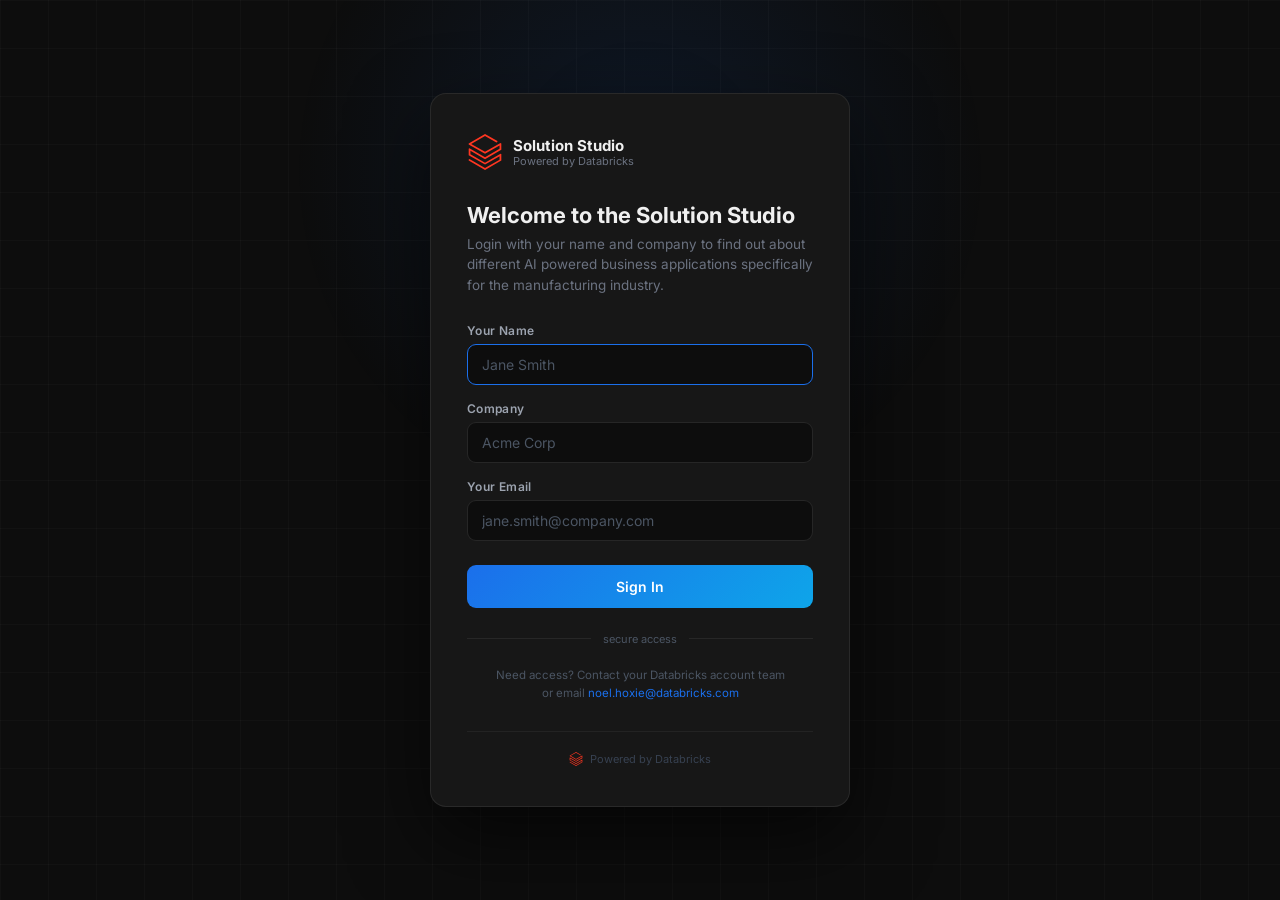
<file: static/login.html>
<!DOCTYPE html>
<html lang="en">
<head>
  <meta charset="UTF-8"/>
  <link rel="icon" type="image/svg+xml" href="/favicon.svg"/>
  <meta name="viewport" content="width=device-width, initial-scale=1.0"/>
  <title>Sign In — Solution Studio</title>
  <link rel="preconnect" href="https://fonts.googleapis.com"/>
  <link rel="preconnect" href="https://fonts.gstatic.com" crossorigin/>
  <link href="https://fonts.googleapis.com/css2?family=Inter:wght@400;500;600;700&display=swap" rel="stylesheet"/>
  <style>
    *, *::before, *::after { box-sizing: border-box; margin: 0; padding: 0; }

    body {
      font-family: Inter, system-ui, sans-serif;
      background: #0d0d0d;
      color: #f0f0f0;
      min-height: 100vh;
      display: flex;
      align-items: center;
      justify-content: center;
      padding: 24px;
    }

    /* Subtle grid background */
    body::before {
      content: '';
      position: fixed;
      inset: 0;
      background-image:
        linear-gradient(rgba(255,255,255,0.025) 1px, transparent 1px),
        linear-gradient(90deg, rgba(255,255,255,0.025) 1px, transparent 1px);
      background-size: 48px 48px;
      pointer-events: none;
    }

    /* Glow orb */
    body::after {
      content: '';
      position: fixed;
      top: -20%;
      left: 50%;
      transform: translateX(-50%);
      width: 700px;
      height: 700px;
      background: radial-gradient(ellipse, rgba(27,111,235,0.12) 0%, transparent 70%);
      pointer-events: none;
    }

    .login-card {
      position: relative;
      width: 100%;
      max-width: 420px;
      background: #171717;
      border: 1px solid rgba(255,255,255,0.08);
      border-radius: 16px;
      padding: 40px 36px;
      box-shadow: 0 32px 80px rgba(0,0,0,0.6);
      z-index: 1;
    }

    .brand {
      display: flex;
      align-items: center;
      gap: 10px;
      margin-bottom: 32px;
    }

    .brand-logo {
      width: 36px;
      height: 36px;
      flex-shrink: 0;
    }

    .brand-text { line-height: 1.2; }
    .brand-name { font-size: 15px; font-weight: 700; color: #f0f0f0; }
    .brand-sub  { font-size: 11px; color: #6b7280; }

    .login-title {
      font-size: 22px;
      font-weight: 700;
      color: #f0f0f0;
      margin-bottom: 6px;
    }
    .login-sub {
      font-size: 13.5px;
      color: #6b7280;
      margin-bottom: 28px;
      line-height: 1.5;
    }

    .field { margin-bottom: 16px; }
    .field label {
      display: block;
      font-size: 12px;
      font-weight: 600;
      color: #9ca3af;
      margin-bottom: 6px;
      letter-spacing: .03em;
    }
    .field input {
      width: 100%;
      background: #0d0d0d;
      border: 1px solid rgba(255,255,255,0.1);
      border-radius: 9px;
      padding: 11px 14px;
      font-size: 14px;
      color: #f0f0f0;
      font-family: inherit;
      outline: none;
      transition: border-color .2s;
    }
    .field input:focus { border-color: #1B6FEB; }
    .field input::placeholder { color: #4b5563; }

    .error-box {
      background: rgba(239,68,68,0.1);
      border: 1px solid rgba(239,68,68,0.25);
      border-radius: 8px;
      padding: 10px 14px;
      font-size: 12.5px;
      color: #f87171;
      margin-bottom: 18px;
      line-height: 1.4;
    }

    .submit-btn {
      width: 100%;
      background: linear-gradient(135deg, #1B6FEB, #0EA5E9);
      color: #fff;
      border: none;
      border-radius: 9px;
      padding: 13px;
      font-size: 14px;
      font-weight: 600;
      cursor: pointer;
      font-family: inherit;
      transition: opacity .15s;
      margin-top: 8px;
      letter-spacing: .01em;
    }
    .submit-btn:hover  { opacity: .88; }
    .submit-btn:active { opacity: .75; }

    .divider {
      display: flex;
      align-items: center;
      gap: 12px;
      margin: 24px 0 20px;
    }
    .divider::before, .divider::after {
      content: '';
      flex: 1;
      height: 1px;
      background: rgba(255,255,255,0.07);
    }
    .divider span { font-size: 11px; color: #4b5563; white-space: nowrap; }

    .footer-note {
      text-align: center;
      font-size: 11.5px;
      color: #4b5563;
      line-height: 1.6;
    }
    .footer-note a { color: #1B6FEB; text-decoration: none; }
    .footer-note a:hover { text-decoration: underline; }

    .powered {
      display: flex;
      align-items: center;
      justify-content: center;
      gap: 7px;
      margin-top: 28px;
      padding-top: 20px;
      border-top: 1px solid rgba(255,255,255,0.05);
      font-size: 11px;
      color: #374151;
    }
  </style>
</head>
<body>

<div class="login-card">

  <div class="brand">
    <svg class="brand-logo" viewBox="0 0 300 331" fill="none" xmlns="http://www.w3.org/2000/svg">
      <path d="M283.923 136.449L150.144 213.624L6.88995 131.168L0 134.982V194.844L150.144 281.115L283.923 204.234V235.926L150.144 313.1L6.88995 230.644L0 234.458V244.729L150.144 331L300 244.729V184.867L293.11 181.052L150.144 263.215L16.0766 186.334V154.643L150.144 231.524L300 145.253V86.2713L292.536 81.8697L150.144 163.739L22.9665 90.9663L150.144 17.8998L254.641 78.055L263.828 72.773V65.4371L150.144 0L0 86.2713V95.6613L150.144 181.933L283.923 104.758V136.449Z" fill="#FF3621"/>
    </svg>
    <div class="brand-text">
      <div class="brand-name">Solution Studio</div>
      <div class="brand-sub">Powered by Databricks</div>
    </div>
  </div>

  <div class="login-title">Welcome to the Solution Studio</div>
  <div class="login-sub">Login with your name and company to find out about different AI powered business applications specifically for the manufacturing industry.</div>

  <!-- Error message injected server-side via JS below -->
  <div class="error-box" id="error-box" style="display:none"></div>

  <form method="POST" action="/login" id="login-form">
    <div class="field">
      <label for="username">Your Name</label>
      <input type="text" id="username" name="username" placeholder="Jane Smith" required autocomplete="name" autofocus/>
    </div>
    <div class="field">
      <label for="password">Company</label>
      <input type="text" id="password" name="password" placeholder="Acme Corp" required autocomplete="organization"/>
    </div>
    <div class="field">
      <label for="email">Your Email</label>
      <input type="email" id="email" name="email" placeholder="jane.smith@company.com" autocomplete="email"/>
    </div>
    <button class="submit-btn" type="submit">Sign In</button>
  </form>

  <div class="divider"><span>secure access</span></div>

  <div class="footer-note">
    Need access? Contact your Databricks account team<br>
    or email <a href="mailto:noel.hoxie@databricks.com">noel.hoxie@databricks.com</a>
  </div>

  <div class="powered">
    <svg width="14" height="14" viewBox="0 0 300 331" fill="none">
      <path d="M283.923 136.449L150.144 213.624L6.88995 131.168L0 134.982V194.844L150.144 281.115L283.923 204.234V235.926L150.144 313.1L6.88995 230.644L0 234.458V244.729L150.144 331L300 244.729V184.867L293.11 181.052L150.144 263.215L16.0766 186.334V154.643L150.144 231.524L300 145.253V86.2713L292.536 81.8697L150.144 163.739L22.9665 90.9663L150.144 17.8998L254.641 78.055L263.828 72.773V65.4371L150.144 0L0 86.2713V95.6613L150.144 181.933L283.923 104.758V136.449Z" fill="#FF3621"/>
    </svg>
    Powered by Databricks
  </div>

</div>

<script>
  // Show error passed via URL param (set by server on failed login)
  const params = new URLSearchParams(window.location.search);
  const err = params.get('error');
  if (err) {
    const box = document.getElementById('error-box');
    box.textContent = decodeURIComponent(err);
    box.style.display = 'block';
  }

  // Client-side: redirect to error param on 401 response
  document.getElementById('login-form').addEventListener('submit', async function(e) {
    e.preventDefault();
    const form = e.target;
    const data = new FormData(form);
    const res  = await fetch('/login', { method: 'POST', body: data });
    if (res.redirected) {
      window.location.href = res.url;
    } else if (res.status === 401) {
      const box = document.getElementById('error-box');
      box.textContent = 'Please enter your name and company to continue.';
      box.style.display = 'block';
      document.getElementById('username').focus();
    }
  });
</script>

</body>
</html>
</file>
